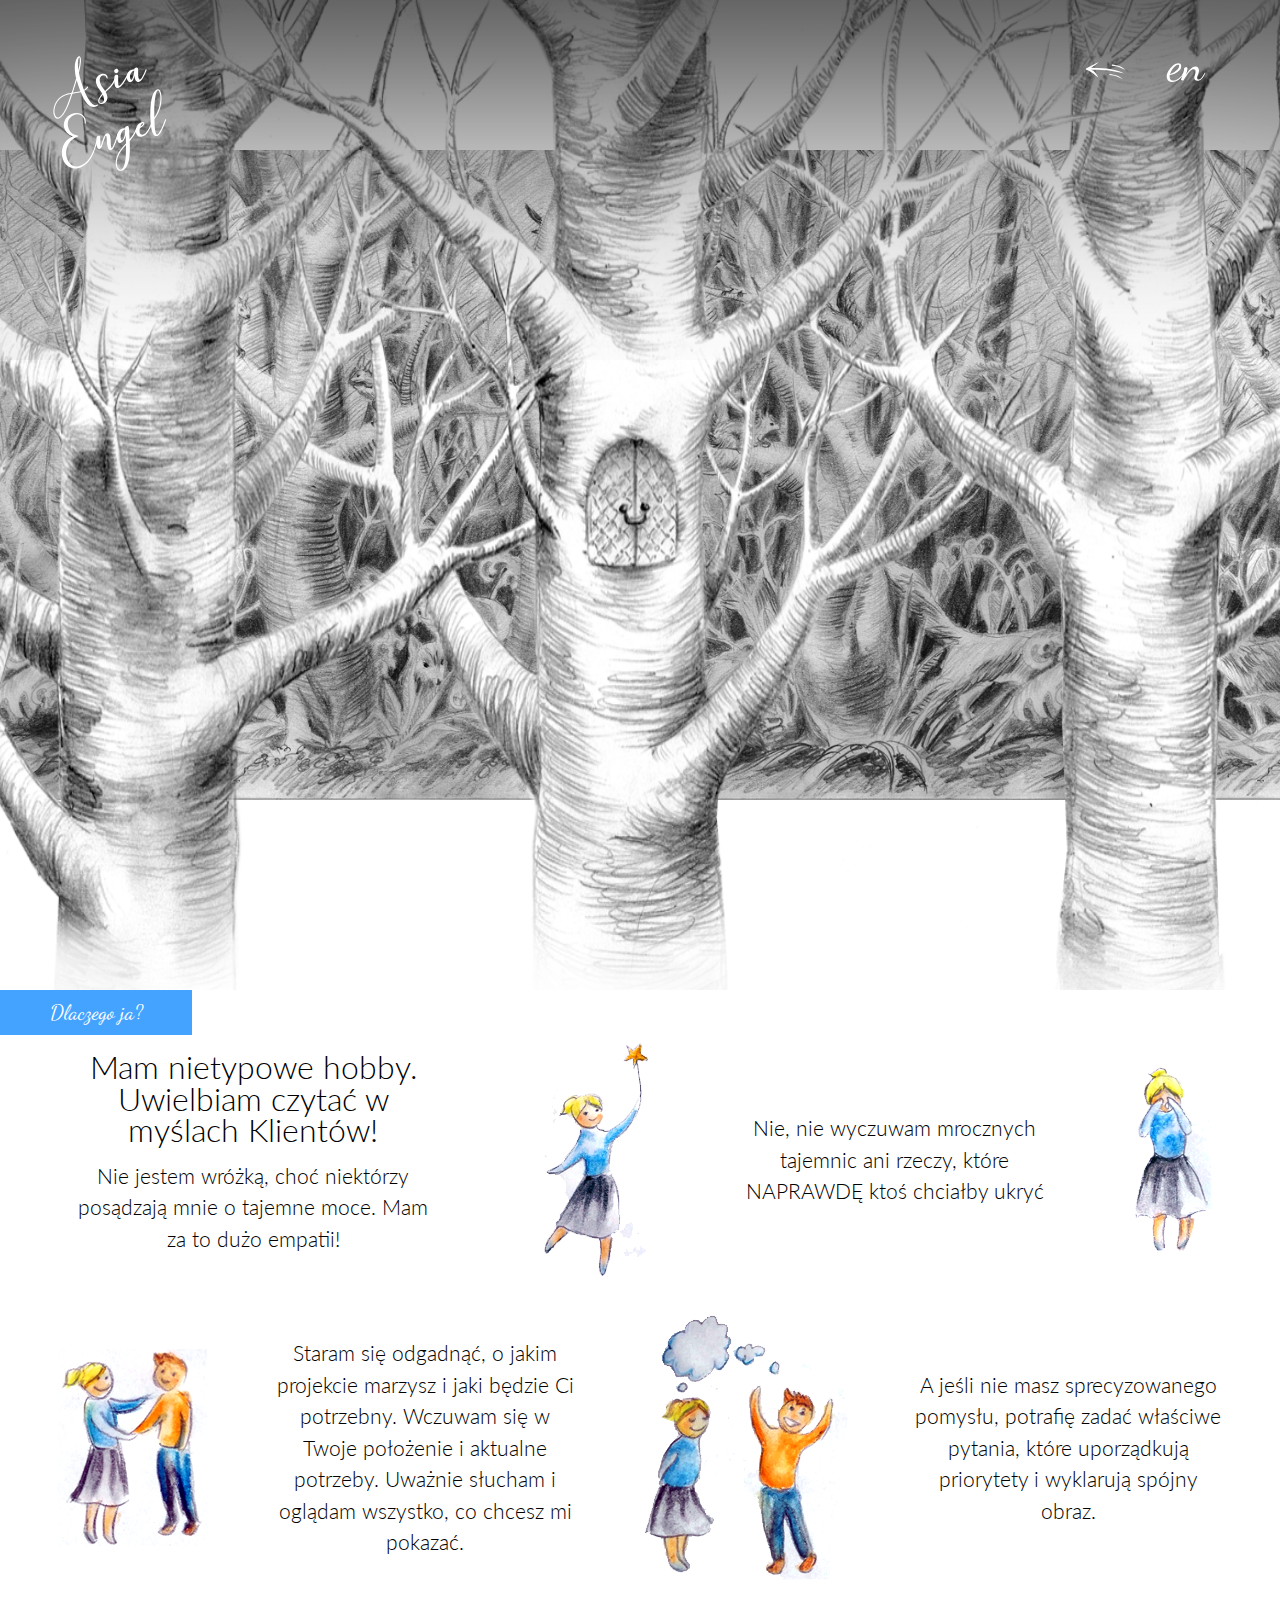
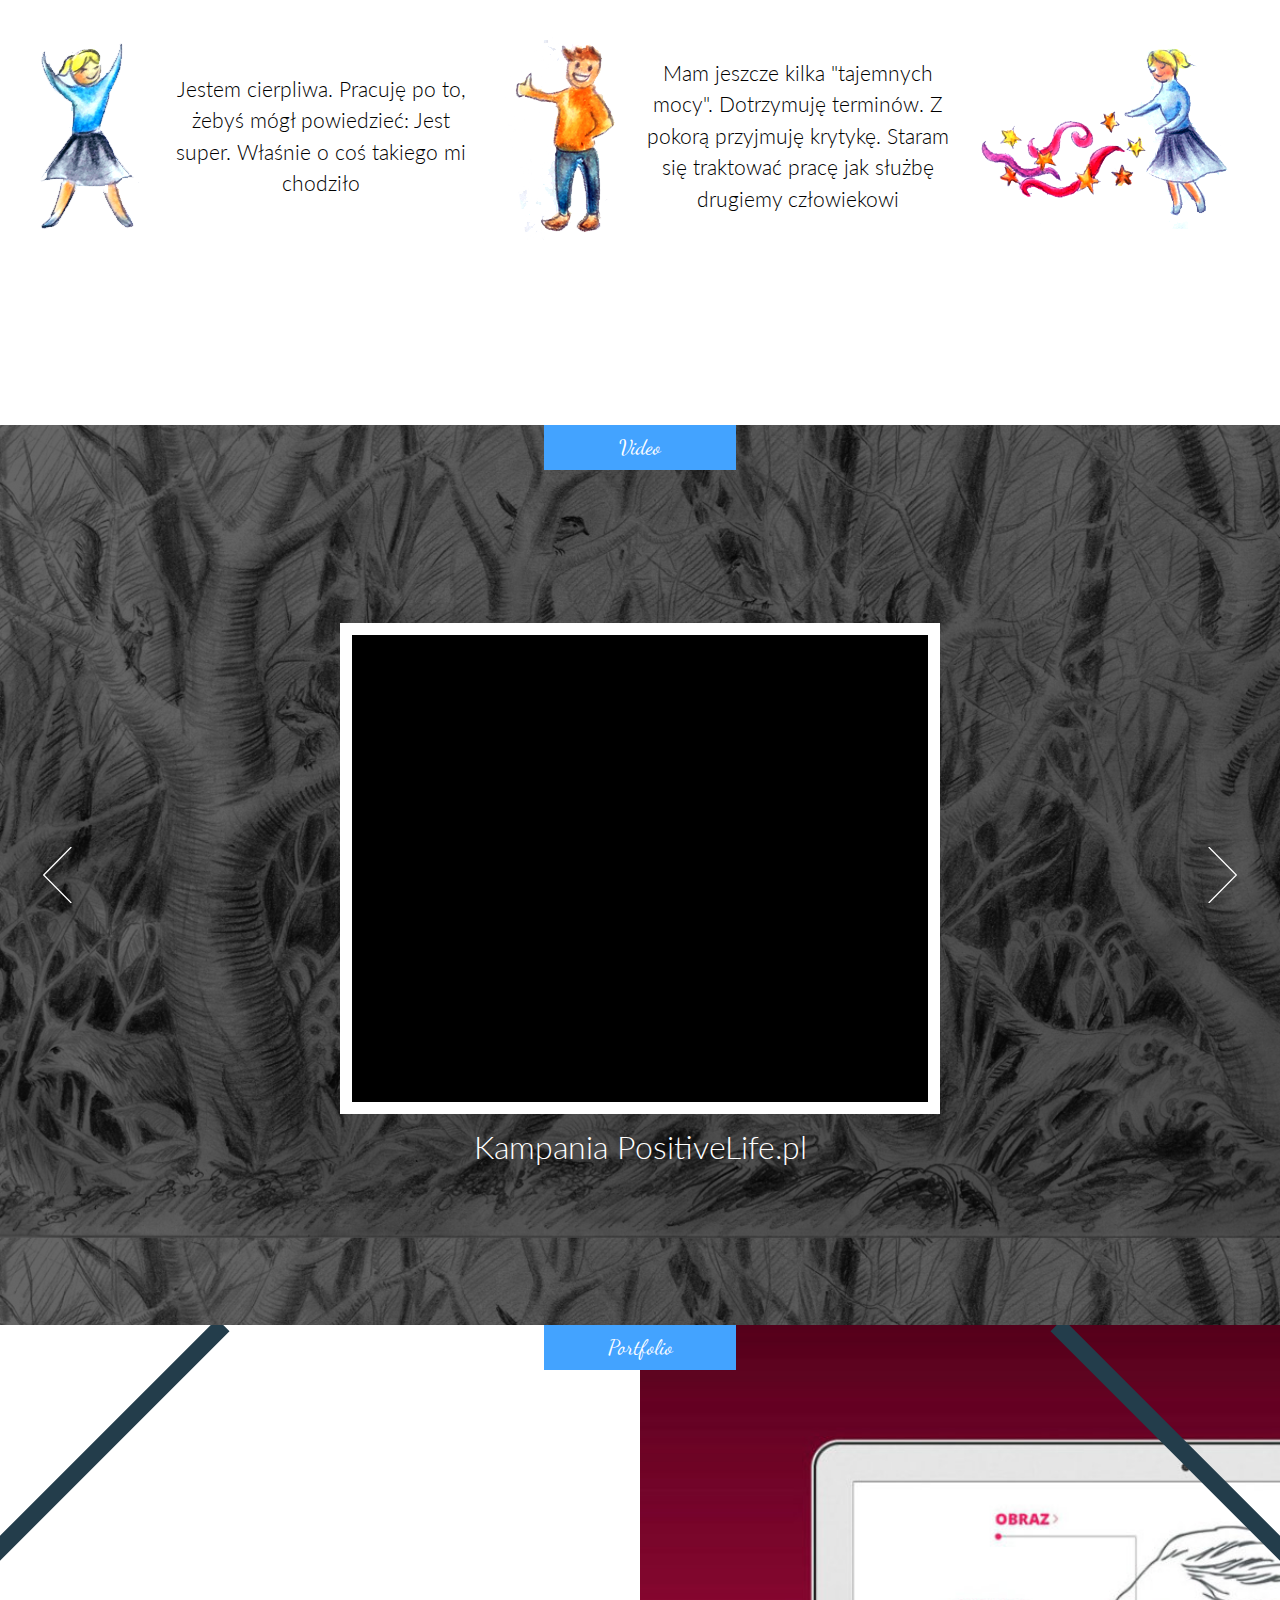
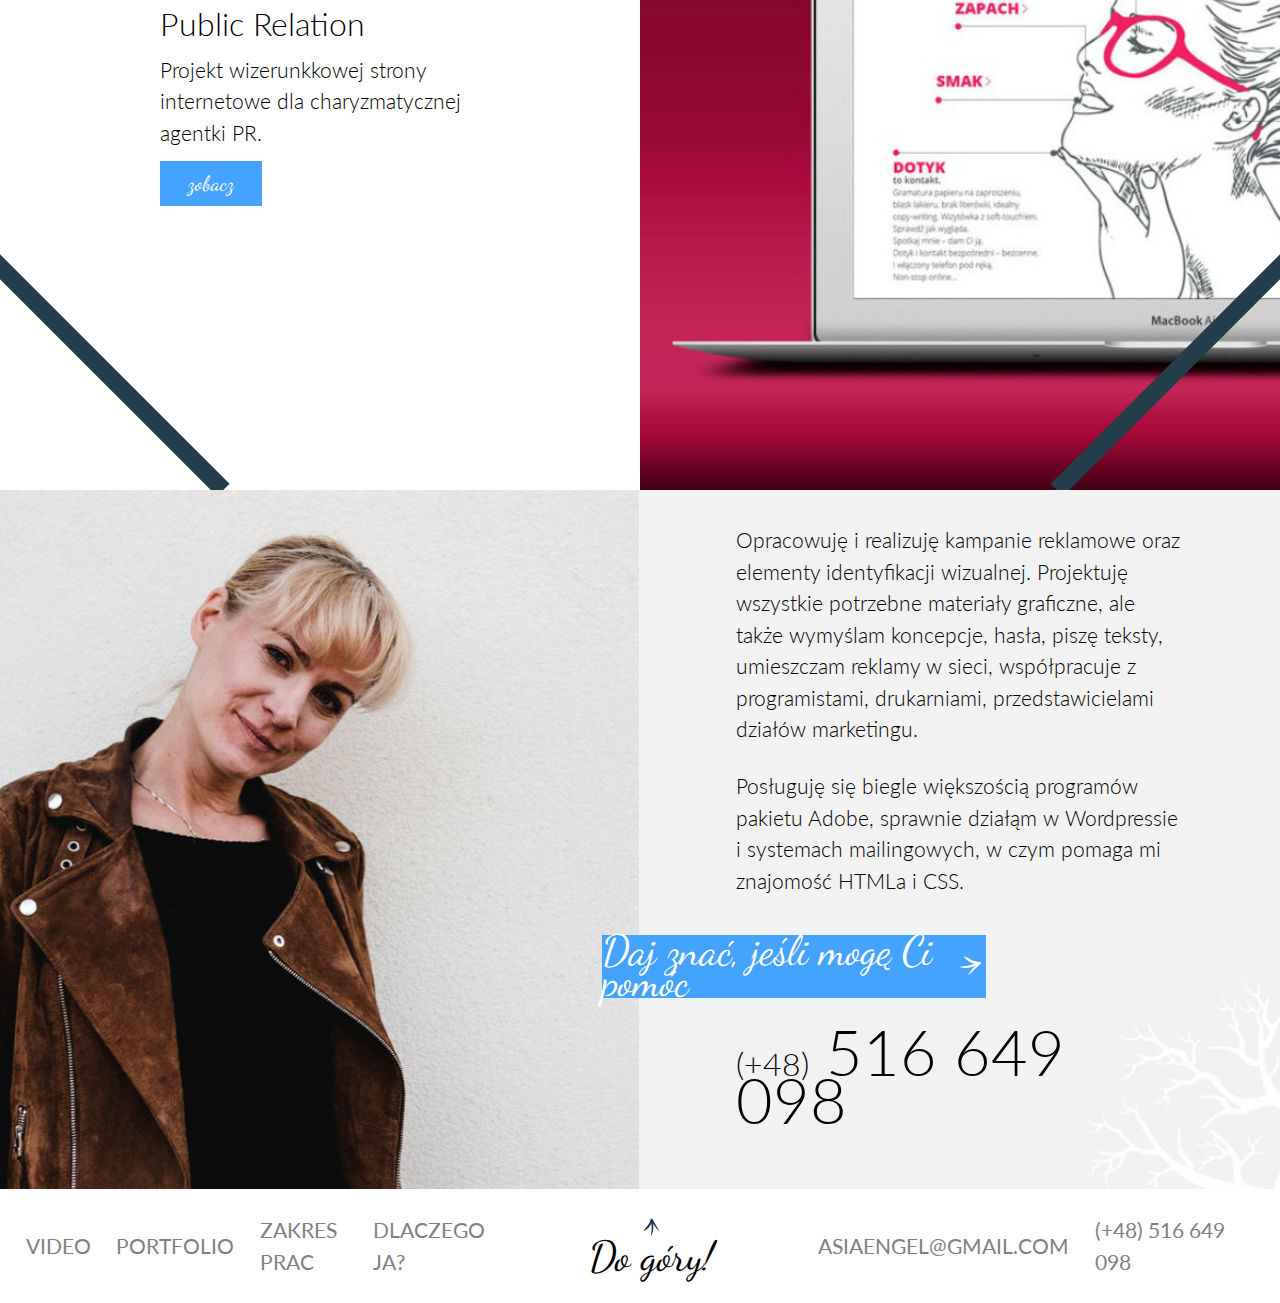
<file: index.html>
<!DOCTYPE html>
<html lang="pl-PL">
<head>
    <title>Asia Engel - Grafika</title> 

    <meta charset="UTF-8">
    <meta name="Description" lang="pl-PL" content="Opracowuję i realizuję kampanie reklamowe oraz elementy identyfikacji wizualnej. Projektuję wszystkie potrzebne materiały graficzne, ale także wymyślam koncepcje, hasła, piszę teksty, umieszczam reklamy w sieci, współpracuję z informatykami, drukarniami, przedstawicielami działów marketingu.">
    <meta name="Description" lang="en_US" content="I specialize in designing and implementing publicity campaigns and all elements of corporate identity including graphic materials, unique concepts, texts and slogans. ">
    <meta name="keywords" content="Joanna Engel, Asia Engel, Grafika, Design">
    <meta name="author" content="Joanna Engel, Klaudia Wójciak">
    <meta name="viewport" content="width=device-width, initial-scale=1.0">

    <link href="https://fonts.googleapis.com/css?family=Dancing+Script|Lato:300,400,700" rel="stylesheet">
    <link href="css/reset.css" type="text/css" rel="stylesheet">
    <link href="css/main.css" type="text/css" rel="stylesheet">

    <script
        src="https://code.jquery.com/jquery-3.3.1.min.js"
        integrity="sha256-FgpCb/KJQlLNfOu91ta32o/NMZxltwRo8QtmkMRdAu8="
        crossorigin="anonymous">
    </script>

</head>

<body>
    <nav class="side-navigation nav-elem" id="menu-navigation">
        <div class="side-navigation container">
            <a class="close-button" href="javascript:void(0)" onclick="closeMenu()">&times;</a>
            <a href="#dlaczego-ja-anchor" >Dlaczego ja?</a>
            <a href="#video-anchor">Video</a>
            <a href="#portfolio-anchor">Portfolio</a>
            <a href="#zakres-prac-anchor">Zakres Prac</a>
        </div>
    </nav>

    <header id="do-gory">
        <h1 class="display-none">Joanna Engel - Grafika</h1>
        <div class="paralax">
            <div class="trees-background" data-speed="0.015" data-revert="true"></div>
            <div class="trees" data-speed="0.025">
                <div class="follow shadow-hover shadow-outer">
                    <a href="#portfolio-anchor">
                        <div class="shadow-hover shadow-inner"></div>
                    </a>
                </div>
            </div>
        </div>
        <div class="top-bar home">
            <a href="index.html"><img class="logo" src="img/logo.svg" alt="Asia Engel - Grafika"></a>
            <a><img class="en" src="img/en.svg" alt="English"></a>
            <a><img class="menu" onclick="openMenu()" src="img/menu.svg" alt="Menu"></a>
        </div>
    </header>

    <section id="dlaczego-ja-anchor" class="dlaczego-ja">

        <h2>Dlaczego ja?</h2>
        <div class="dlaczego-ja-container">
            <div class="dlaczego-ja-wrapper">
                <div class="dlaczego-ja-pierwsze">
                    <h3>Mam nietypowe hobby. Uwielbiam czytać w myślach Klientów!</h3>
                    <p>Nie jestem wróżką, choć niektórzy posądzają mnie o tajemne moce. Mam za to dużo empatii!</p>
                </div>
                <img src="img/czytam_w_myslach_klientow.png" alt="Czytam w myślach klientów">
                <p class="dlaczego-ja-paragraph">Nie, nie wyczuwam mrocznych tajemnic ani rzeczy, które NAPRAWDĘ ktoś chciałby ukryć</p>
                <img src="img/cenie_prywatnosc.png" alt="Cenię prywatność klienta" >
            </div>
            <div class="dlaczego-ja-wrapper">
                <img src="img/wczuwam_sie_w_klienta.png" alt="Wczuwam się w klienta">
                <p class="dlaczego-ja-paragraph">Staram się odgadnąć, o jakim projekcie marzysz i jaki będzie Ci potrzebny. Wczuwam się w Twoje położenie i aktualne potrzeby. Uważnie słucham i oglądam wszystko, co chcesz mi pokazać.</p>
                <img src="img/rozmawiam_z_klientem.png" alt="Wykonam projekt, o którym marzysz">
                <p class="dlaczego-ja-paragraph">A jeśli nie masz sprecyzowanego pomysłu, potrafię zadać właściwe pytania, które uporządkują priorytety i wyklarują spójny obraz.</p>
            </div>
            <div class="dlaczego-ja-wrapper">
                <img src="img/jestem_cierpliwa.png" alt="Cierpliwie słucham klienta">
                <p class="dlaczego-ja-paragraph">Jestem cierpliwa. Pracuję po to, żebyś mógł powiedzieć: Jest super. Właśnie o coś takiego mi chodziło</p>
                <img src="img/zadowolony_klient.png" alt="Zależy mi na zadowoleniu klienta">
                <p class="dlaczego-ja-paragraph">Mam jeszcze kilka "tajemnych mocy". Dotrzymuję terminów. Z pokorą przyjmuję krytykę. Staram się traktować pracę jak służbę drugiemy człowiekowi</p>
                <img src="img/sluze_pomoca.png" alt="Traktuję pracę jak służbę drugiemu człowiekowi">
            </div>
        </div>

    </section>

    <section id="video-anchor" class="video">
        <h2>Video</h2>
        <div class="video-container">
            <div class="video-arrows left"  onclick="plusDivs(-1)"><img src="img/lewa-biel.svg" alt="Poprzednie video"></div>
            <div class="mySlides video-iframe">
                <iframe class="iframe-inner" width="100%" height="100%" src="https://www.youtube-nocookie.com/embed/xfrl2xzwljY?rel=0&amp;controls=1&amp;showinfo=0" frameborder="0" allow="autoplay; encrypted-media" allowfullscreen></iframe> 
                <h3 class="video-description">Kampania PositiveLife.pl</h3>  
            </div>
            <div class="mySlides video-iframe">
                <iframe class="iframe-inner" width="100%" height="100%" src="https://www.youtube.com/embed/JE8MfC96PYY?rel=0&amp;showinfo=0" frameborder="0" allow="autoplay; encrypted-media" allowfullscreen></iframe> 
                <h3 class="video-description">Kampania ZrelaksowanaMama.pl</h3>  
            </div>
            <div class="video-arrows right" onclick="plusDivs(+1)"><img src="img/prawa-biel.svg" alt="Następne video"></div>    
        </div>
    </section>

    <section id="portfolio-anchor" class="portfolio">

        <h2>Portfolio</h2>
        
        <div class="left-nav-portfolio"><img src="img/lewa-grafit.svg" alt="Poprzedni projekt"></div>
        <div class="right-nav-portfolio"><img src="img/prawa-grafit.svg" alt="Następny projekt"></div>
        <section class="slide-portfolio">
            <div class="portfolio-text">
                <div>
                    <h3>Public Relation</h3>
                    <p>Projekt wizerunkkowej strony internetowe dla charyzmatycznej agentki PR.</p>
                    <button>zobacz</button>
                </div>
            </div>
            <div class="portfolio-image">
                <img class="public-relation" src="img/portfolio-public-relation.jpg" alt="Projekt - Public Relation">
            </div>
        </section>

        <section class="slide-portfolio">
            <div class="portfolio-text">
                <div>
                    <h3>Reebok</h3>
                    <p>Materiały promocyjne dla kampaniii Be more human. Biegownik Warszawski, PUMP.</p>
                    <a class="portfolio-link" href="../Projekt-Asi/portfolio/reebok.html"><button>zobacz</button></a>
                </div>
            </div>
            <div class="portfolio-image">
                <img src="img/portfolio-reebok.jpg" alt="Reebok - Biegownik">
            </div>
        </section>

        <section class="slide-portfolio">
            <div class="portfolio-text">
                <div>
                    <h3>Dove</h3>
                    <p>Materiały promujące nowe linie produktów. Prezentacje, zaproszenia, materiały prasowe, płyty CD.</p>
                    <a class="portfolio-link" href="../Projekt-Asi/portfolio/dove.html"><button>zobacz</button></a>
                </div>
            </div>
            <div class="portfolio-image">
                <img src="img/portfolio-dove.jpg" alt="Materiały promujące Dove">
            </div>
        </section>

        <section class="slide-portfolio">
            <div class="portfolio-text">
                <div>
                    <h3>Radox</h3>
                    <p>Materiały promujące wejście marki na polski rynek.</p>
                    <a class="portfolio-link" href="../Projekt-Asi/portfolio/radox.html"><button>zobacz</button></a>
                </div>
            </div>
            <div class="portfolio-image">
                <img src="img/portfolio-radox.jpg" alt="Materiały promujące Radox">
            </div>
        </section>

        <section class="slide-portfolio">
            <div class="portfolio-text">
                <div>
                    <h3>Miasto Dzieci</h3>
                    <p>Rebranding portalu. Materiały promocyjne. Elementy identyfikacji wizualnej.</p>
                    <a class="portfolio-link" href="../Projekt-Asi/portfolio/miasto-dzieci.html"><button>zobacz</button></a>
                </div>
            </div>
            <div class="portfolio-image">
                <img src="img/portfolio-miasto-dzieci.jpg" alt="Rebranding Miasto Dzieci">
            </div>
        </section>

        <section class="slide-portfolio">
            <div class="portfolio-text">
                <div>
                    <h3>Lierac</h3>
                    <p>Materiały związane z promocją nowych linii produktów: Magnificence, Liftissime, Prescription.</p>
                    <a class="portfolio-link" href="../Projekt-Asi/portfolio/lierac.html"><button>zobacz</button></a>
                </div>
            </div>
            <div class="portfolio-image">
                <img src="img/portfolio-lierac.jpg" alt="Materiały promujące Lierac">
            </div>
        </section>

        <section class="slide-portfolio">
            <div class="portfolio-text">
                <div>
                    <h3>Lato Mindfulness</h3>
                    <p>Wakacyjna kampania promocyjna programu Strefa Mindfulness. Reklamy video na FB, mailing, banery, YT, strona internetowa</p>
                    <a href="../Projekt-Asi/portfolio/lato-mindfulness.html"><button>zobacz</button></a>
                </div>
            </div>
            <div class="portfolio-image">
                <img src="img/portfolio-lato-mindfulness.jpg" alt="Kampania Lato Mindfulness">
            </div>
        </section>

    </section>

    <footer id="zakres-prac-anchor">

        <h2 class="display-none">Zakres prac</h2>

        <div class="zakres-prac-image container">
            <img class="zakres-prac-image inner" src="img/joanna_engel.jpg" alt="Joanna Engel - Kontakt">
        </div>
        <div class="zakres-prac-text container">
            <div class="zakres-prac-text paragraph-container">
                <p class="zakres-prac-text paragraph">Opracowuję i realizuję kampanie reklamowe oraz elementy identyfikacji wizualnej. Projektuję wszystkie potrzebne materiały graficzne, ale także wymyślam koncepcje, hasła, piszę teksty, umieszczam reklamy w sieci, współpracuje z programistami, drukarniami, przedstawicielami działów marketingu.</p>
                <p class="zakres-prac-text paragraph">Posługuję się biegle większością programów pakietu Adobe, sprawnie działąm w Wordpressie i systemach mailingowych, w czym pomaga mi znajomość HTMLa i CSS.</p>
            </div>    
            <a href="mailto:asiaengel@gmail.com" class="daj-znac-banner">Daj znać, jeśli mogę Ci pomóc<img src="img/arrow_white.svg" alt="Daj znać"></a>
            <h4 itemprop="telephone"><a class="telephone-number" href="tel:+48516649098"><span class="prefix">(+48)</span> 516 649 098</a></h4>
        </div>
        
    </footer>

    <nav>
        <div class="navigation-bottom">
            <a href="#video-anchor">VIDEO</a>
            <a href="#portfolio-anchor">PORTFOLIO</a>
            <a href="#zakres-prac-anchor">ZAKRES PRAC</a>
            <a href="#dlaczego-ja-anchor">DLACZEGO JA?</a>
        </div>        
        <div class="up">
            <img class="up-arrow" src="img/arrow_black.svg" alt="Do góry">
            <a class="up-text" href="#do-gory">Do góry!</a>
        </div>
        <div class="contact-bottom container">
            <a class="email-adress" href="mailto:asiaengel@gmail.com">ASIAENGEL@GMAIL.COM</a>
            <a class="telephone" href="tel:+48516649098">(+48) 516 649 098</a>
        </div>
    </nav>

    <script src="js/menu_navigation.js"></script>
    <script src="js/smooth-scroll-anchors.js"></script>
    <script src="js/parallax.js"></script>
    <script src="js/slider-video.js"></script>
    <script src="js/slider-portfolio-v2.js"></script>
</body>
</html>
</file>
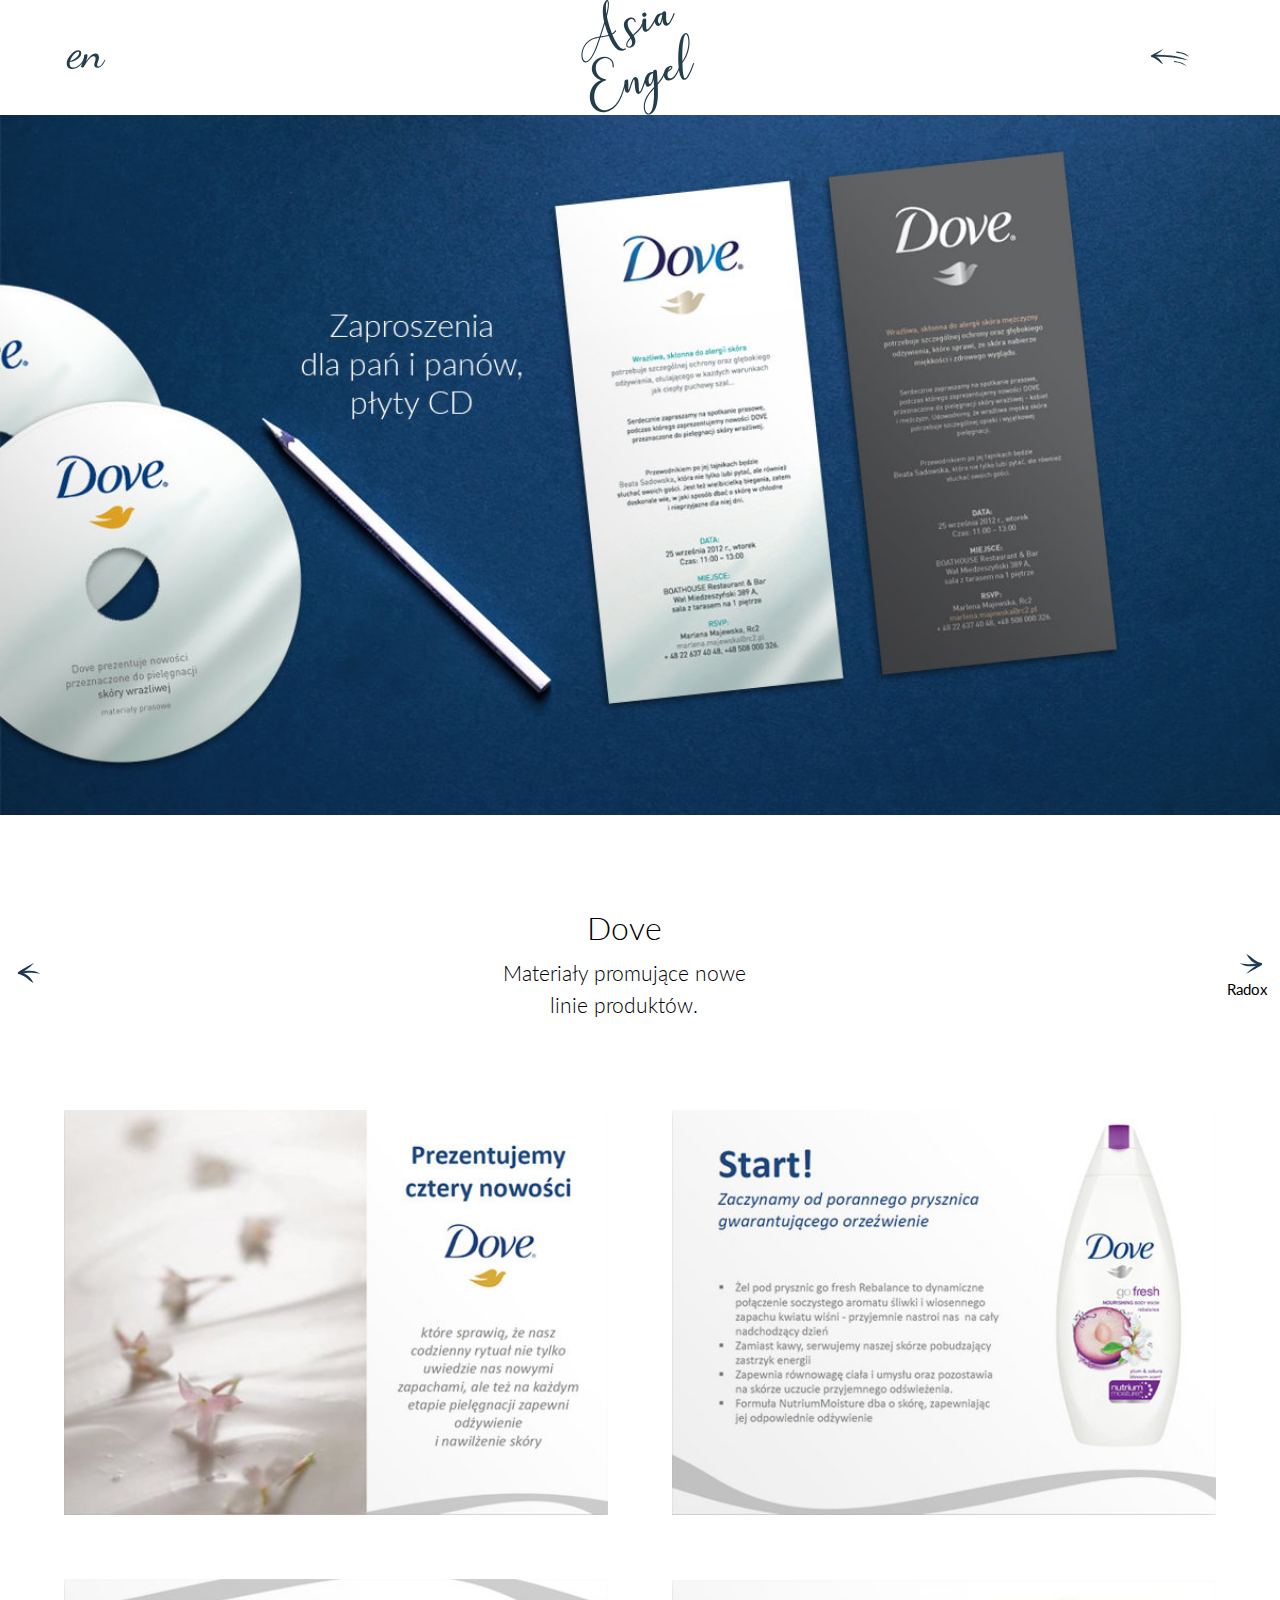
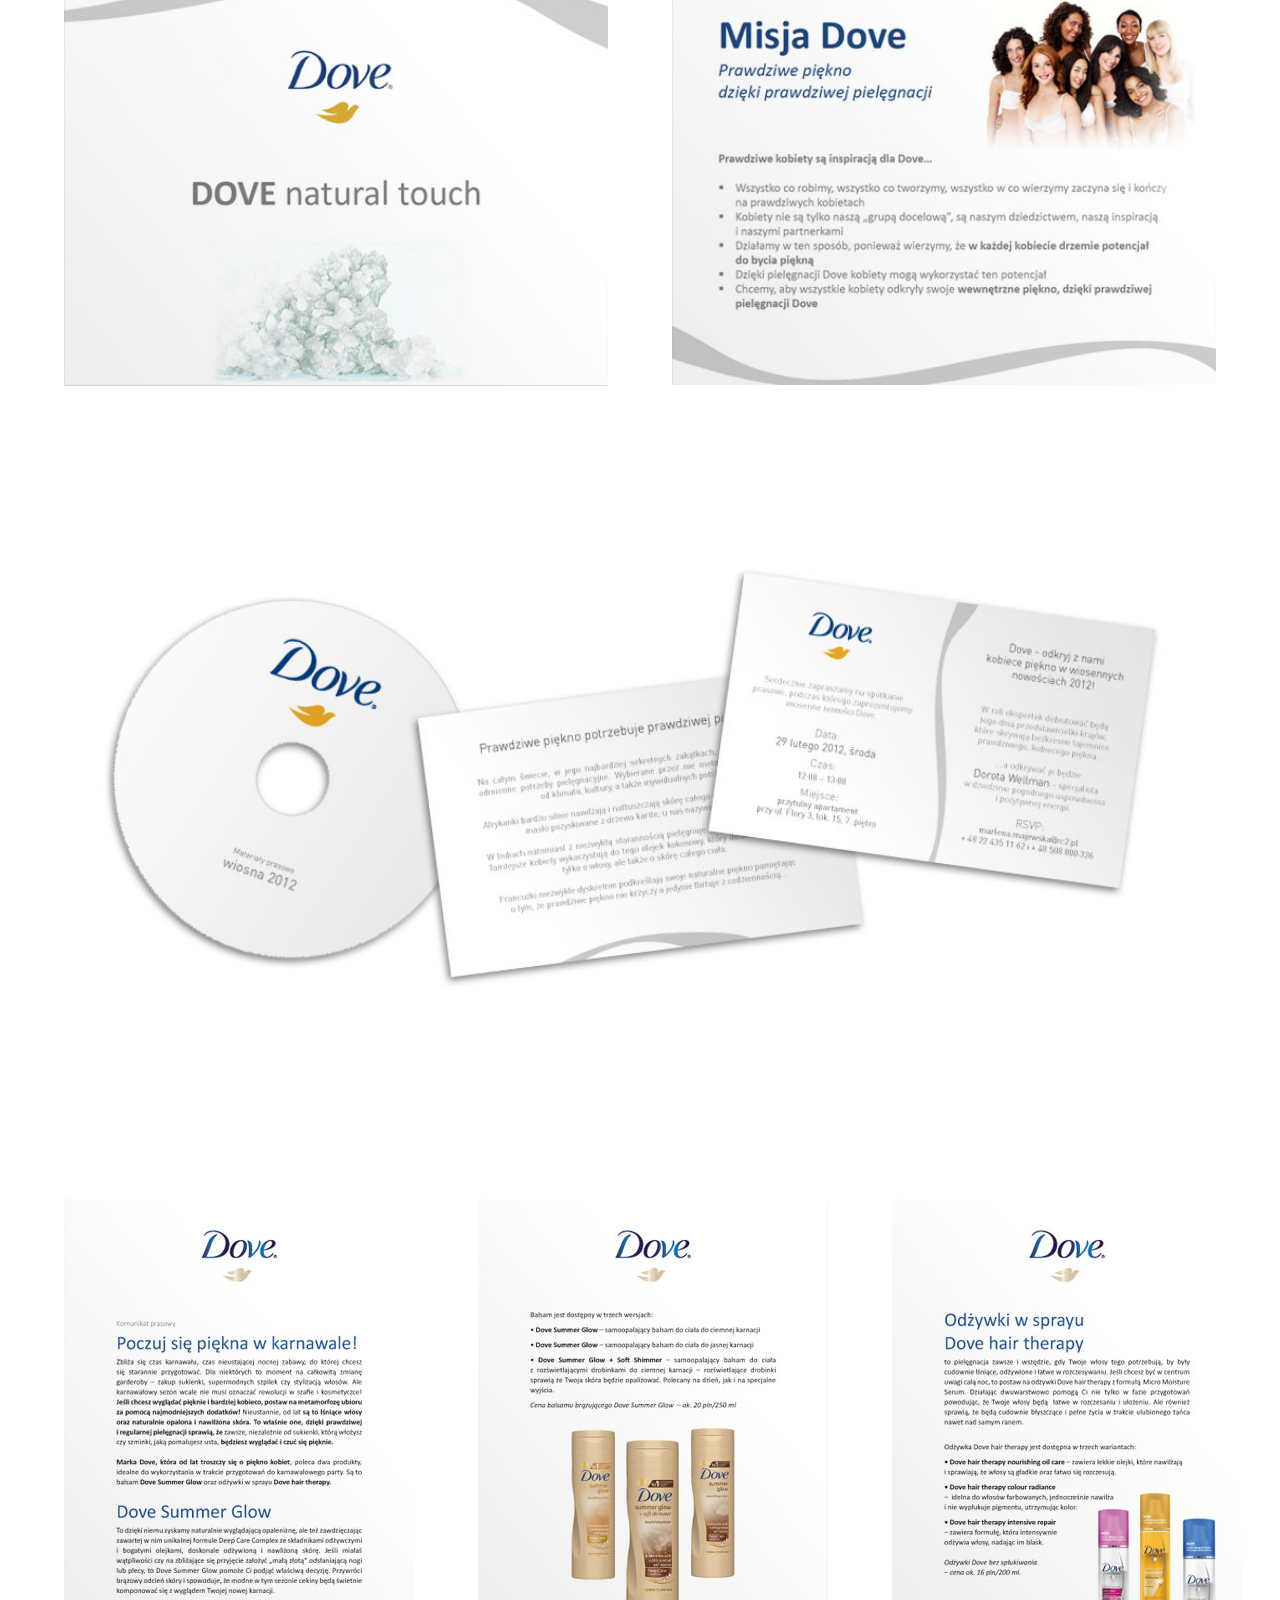
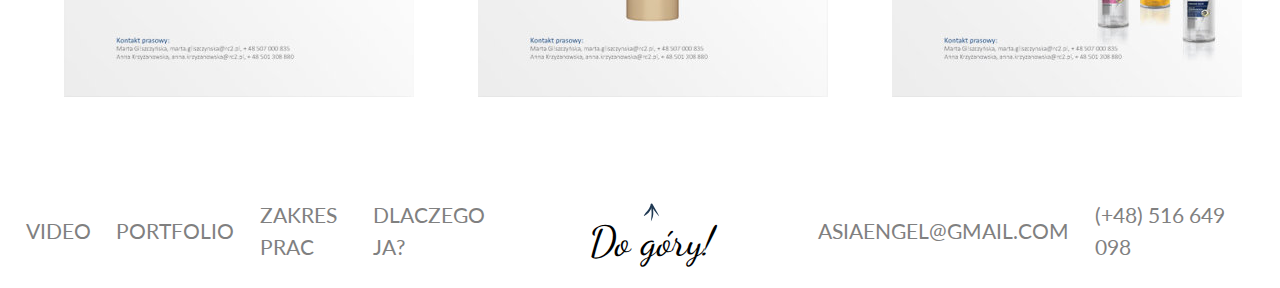
<file: portfolio/dove.html>
<!DOCTYPE html>
<html lang="pl-PL">
<head>
    <title>Asia Engel - Grafika</title> 

    <meta charset="UTF-8">
    <meta name="Description" lang="pl-PL" content="Opracowuję i realizuję kampanie reklamowe oraz elementy identyfikacji wizualnej. Projektuję wszystkie potrzebne materiały graficzne, ale także wymyślam koncepcje, hasła, piszę teksty, umieszczam reklamy w sieci, współpracuję z informatykami, drukarniami, przedstawicielami działów marketingu.">
    <meta name="Description" lang="en_US" content="I specialize in designing and implementing publicity campaigns and all elements of corporate identity including graphic materials, unique concepts, texts and slogans. ">
    <meta name="keywords" content="Joanna Engel, Asia Engel, Grafika, Design">
    <meta name="author" content="Joanna Engel, Klaudia Wójciak">
    <meta name="viewport" content="width=device-width, initial-scale=1.0">

    <link href="https://fonts.googleapis.com/css?family=Dancing+Script|Lato:300,400,700" rel="stylesheet">
    <link href="../css/reset.css" type="text/css" rel="stylesheet">
    <link href="../css/portfolio/dove.css" type="text/css" rel="stylesheet">

    <script
        src="https://code.jquery.com/jquery-3.3.1.min.js"
        integrity="sha256-FgpCb/KJQlLNfOu91ta32o/NMZxltwRo8QtmkMRdAu8="
        crossorigin="anonymous">
    </script>

</head>

<body>
    <nav class="side-navigation nav-elem" id="menu-navigation">
        <div  class="side-navigation container">
            <a href="javascript:void(0)" class="close-button" onclick="closeMenu()">&times;</a>
            <a href="../index.html#dlaczego-ja-anchor" >Dlaczego ja?</a>
            <a href="../index.html#video-anchor">Video</a>
            <a href="../index.html#portfolio-anchor">Portfolio</a>
            <a href="../index.html#zakres-prac-anchor">Zakres Prac</a>
        </div>
    </nav>
    <header class="portfolio" id="up">
        <div class="top-bar portfolio">
            <a><img class="en" src="../img/portfolio-reebok/en-grafit.svg" alt="English"></a>
            <a href="../index.html"><h1 class="logo"><img class="logo" src="../img/portfolio-reebok/logo-grafit.svg" alt="Asia Engel - Grafika"></h1></a>
            <a><img class="menu" onclick="openMenu()" src="../img/portfolio-reebok/menu-grafit.svg" alt="Menu"></a>
        </div>
        <div class="big-image" ><img src="../img/portfolio-dove/dove-header.jpg" ></div>
    </header>

    <nav>
        <div class="top-bar portfolio project-navigation">
            <a href="../portfolio/reebok.html"  class="project-prev container"><img class="project-prev arrow" src="../img/arrow_black.svg" alt="Natępny projekt"></a>
            <div class="project-text container">
                <h3>Dove</h3>
                <p>Materiały promujące nowe linie produktów.</p>
            </div>
            <div>
                <a href="../portfolio/radox.html" class="project-next container">
                    <img class="project-next arrow" src="../img/arrow_black.svg" alt="Natępny projekt">
                    <span>Radox</span>
                </a>
            </div>
        </div>
    </nav>

    <section class="dove-section introduction">
        <h2 class="display-none">Materiały prezentujące nową linię produktów</h2>
        <div class="dove-container introduction">
            <img class="introduction dove-images" src="../img/portfolio-dove/dove-prezentacja.jpg" alt="Materiał prezentujący nową linię produktów Dove">
            <img class="introduction dove-images" src="../img/portfolio-dove/dove-go-fresh.jpg" alt="Materiał prezentujący nową linię produktów Dove">
        </div>
        <div class="dove-container introduction">
            <img class="introduction dove-images" src="../img/portfolio-dove/dove-natural-touch.jpg" alt="Materiał prezentujący nową linię produktów Dove">
            <img class="introduction dove-images" src="../img/portfolio-dove/dove-inspiracja.jpg" alt="Materiał prezentujący nową linię produktów Dove">
        </div>
    </section>
    <section class="dove-section press">
        <h2 class="display-none">Materiały prasowe Dove</h2>
        <div class="dove-container">
            <img class="dove-images press" src="../img/portfolio-dove/dove-materialy-prasowe.jpg" alt="Materiały prasowe Dove">
        </div>
    </section>
    <section class="dove-section">
        <h2 class="display-none">Komunikaty prasowe</h2>
        <div class="dove-container release">
            <img class="dove-images press" src="../img/portfolio-dove/dove-komunikat-prasowy1.jpg" alt="Komunikat prasowy Dove">
            <img class="dove-images press" src="../img/portfolio-dove/dove-komunikat-prasowy2.jpg" alt="Komunikat prasowy Dove">
            <img class="dove-images press" src="../img/portfolio-dove/dove-komunikat-prasowy3.jpg" alt="Komunikat prasowy Dove">
        </div>
    </section>

    <nav>
        <div class="navigation-bottom">
            <a href="../index.html#video-anchor">VIDEO</a>
            <a href="../index.html#portfolio-anchor">PORTFOLIO</a>
            <a href="../index.html#zakres-prac-anchor">ZAKRES PRAC</a>
            <a href="../index.html#dlaczego-ja-anchor">DLACZEGO JA?</a>
        </div>        
        <div class="up">
            <img class="up-arrow" src="../img/arrow_black.svg" alt="Do góry">
            <a class="up-text" href="#up">Do góry!</a>
        </div>
        <div class="contact-bottom container">
            <a class="email-adress" href="mailto:asiaengel@gmail.com">ASIAENGEL@GMAIL.COM</a>
            <a class="telephone" href="tel:+48516649098">(+48) 516 649 098</a>
        </div>
    </nav>

    <script src="../js/menu_navigation.js"></script>
    <script src="../js/smooth-scroll-anchors.js"></script>
</body>
</html>
</file>
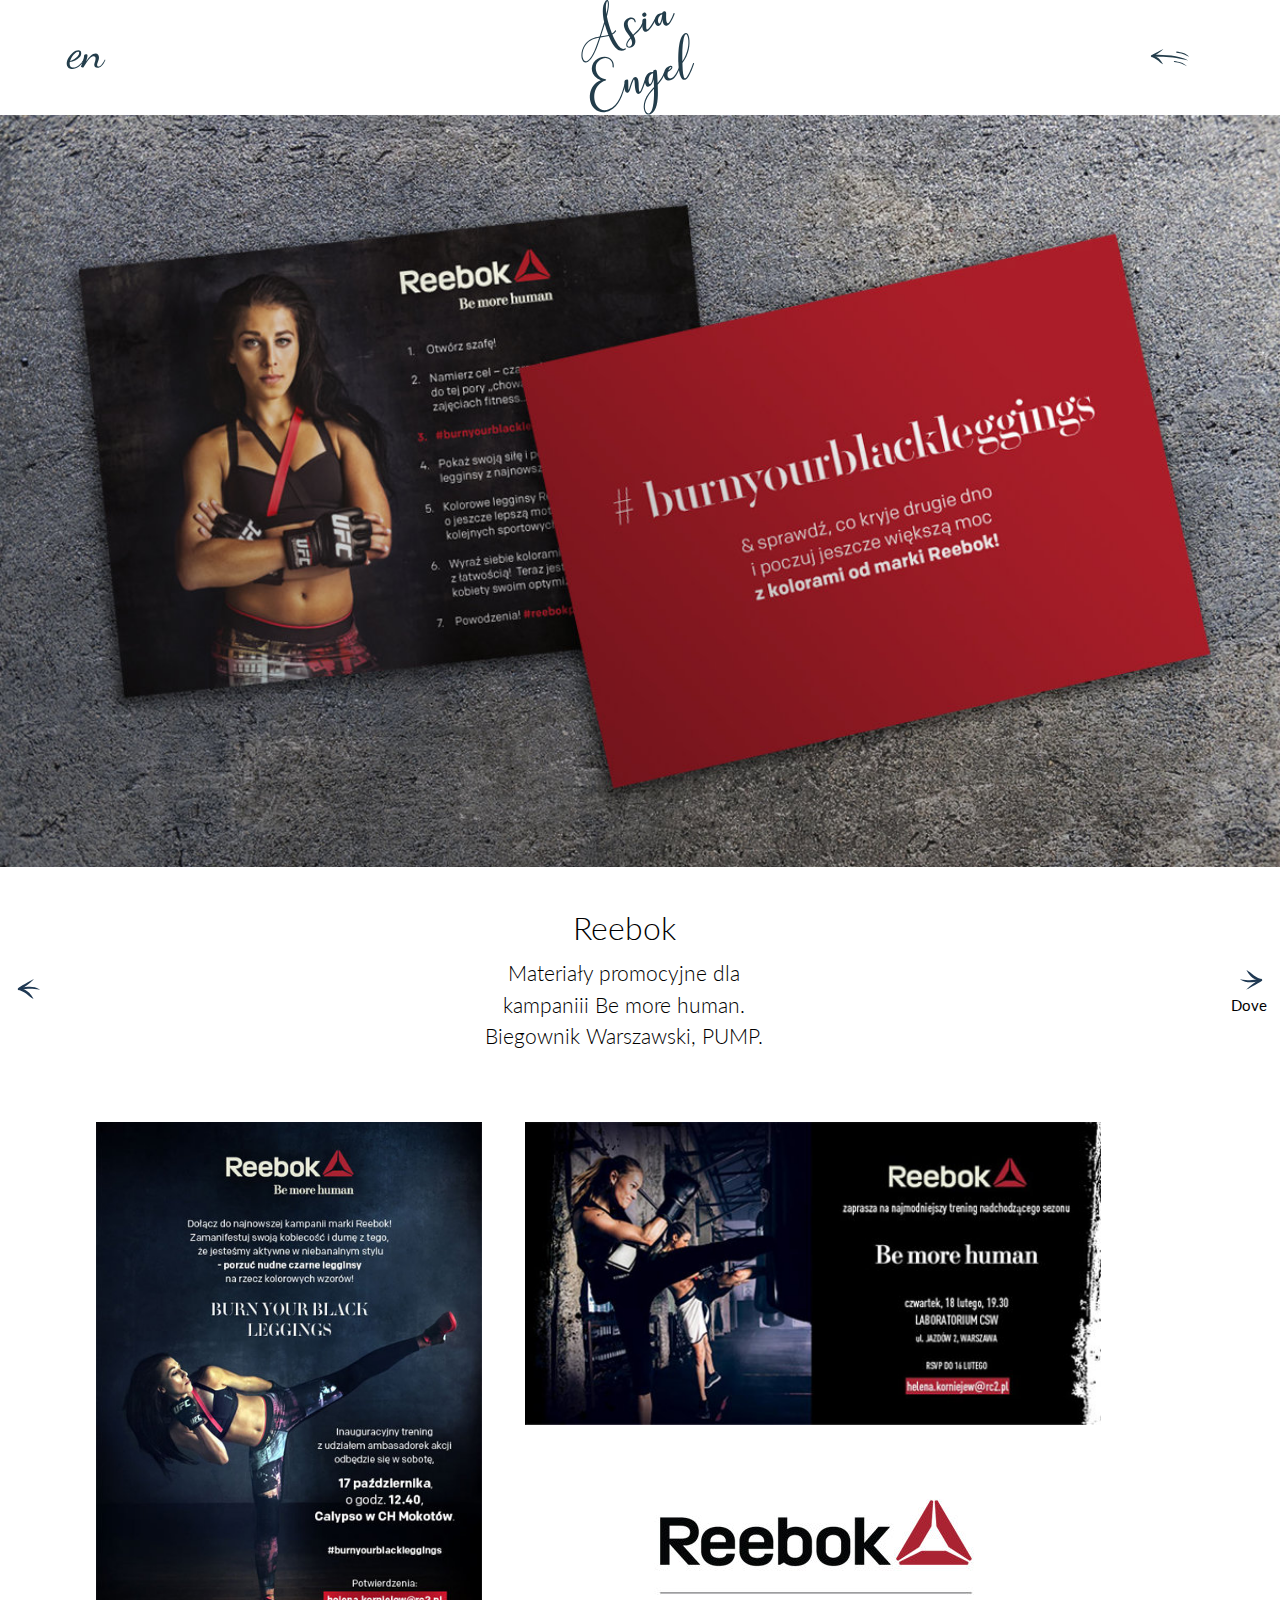
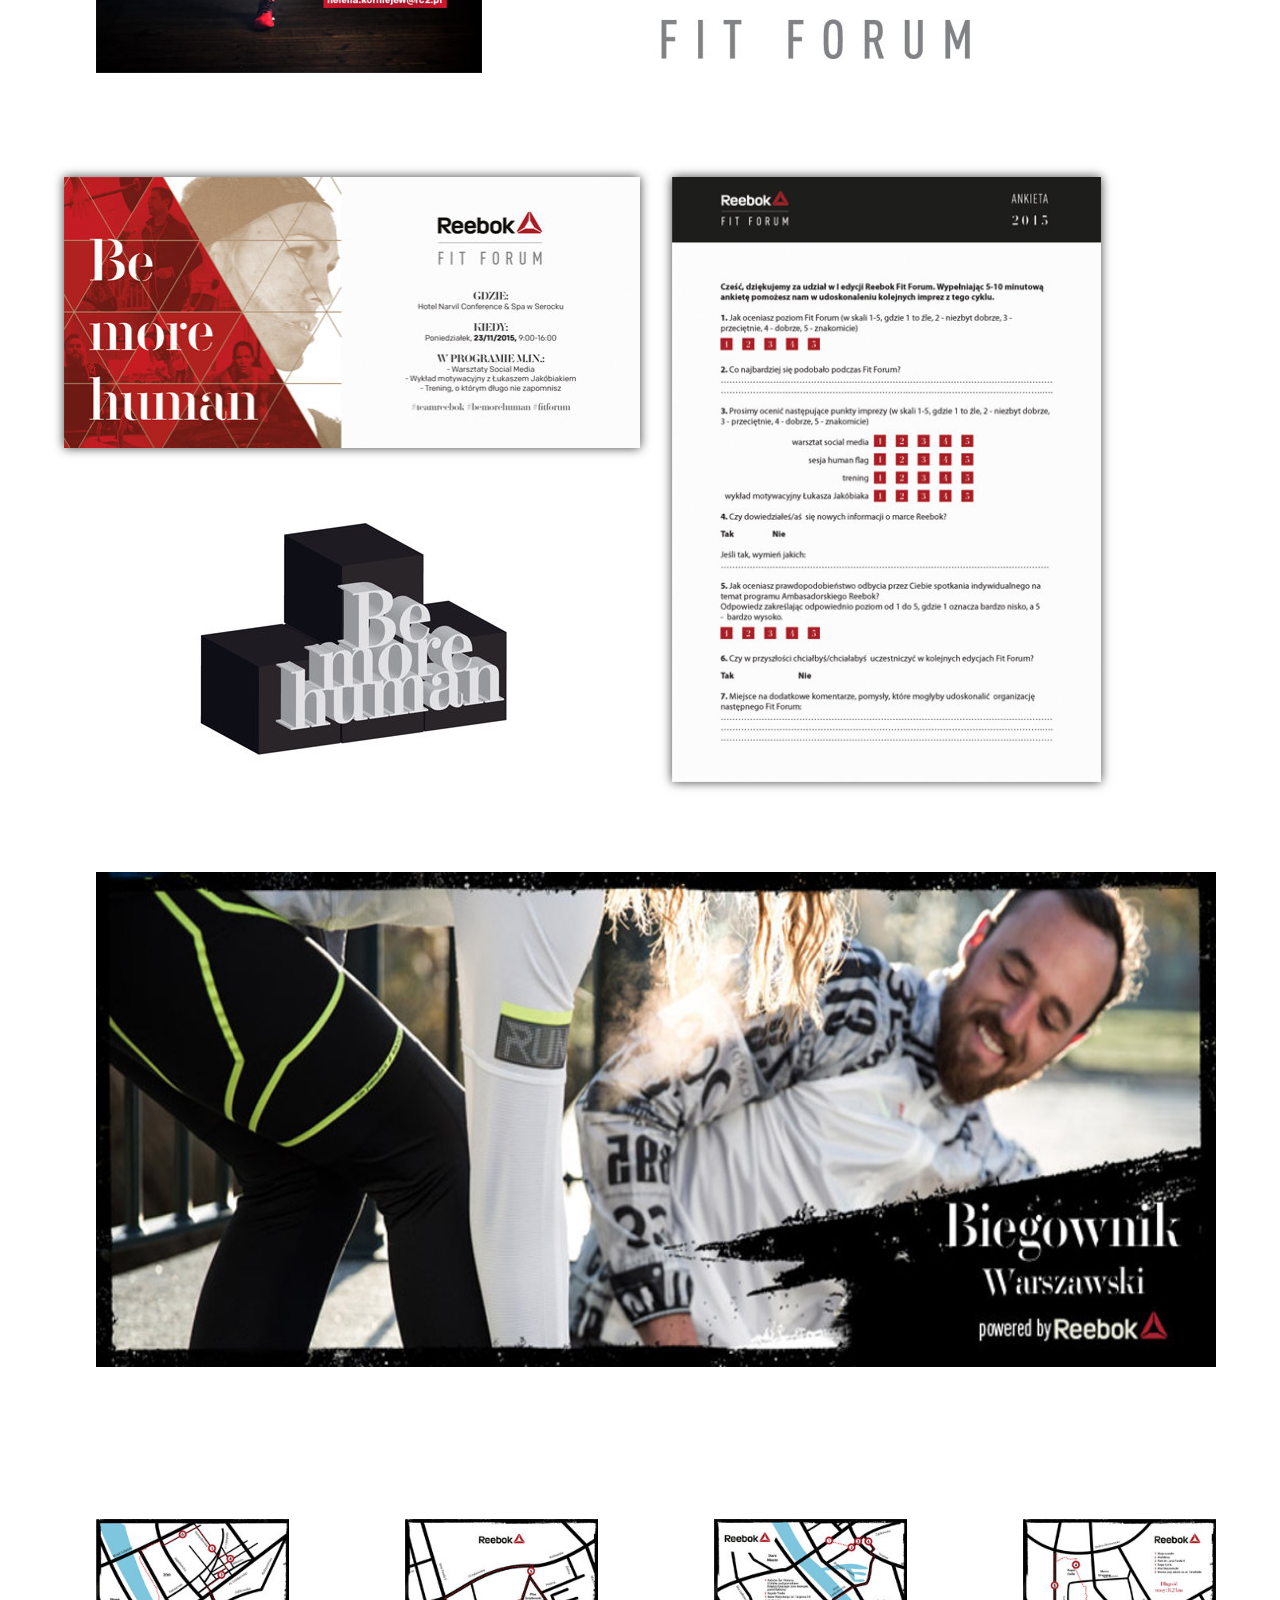
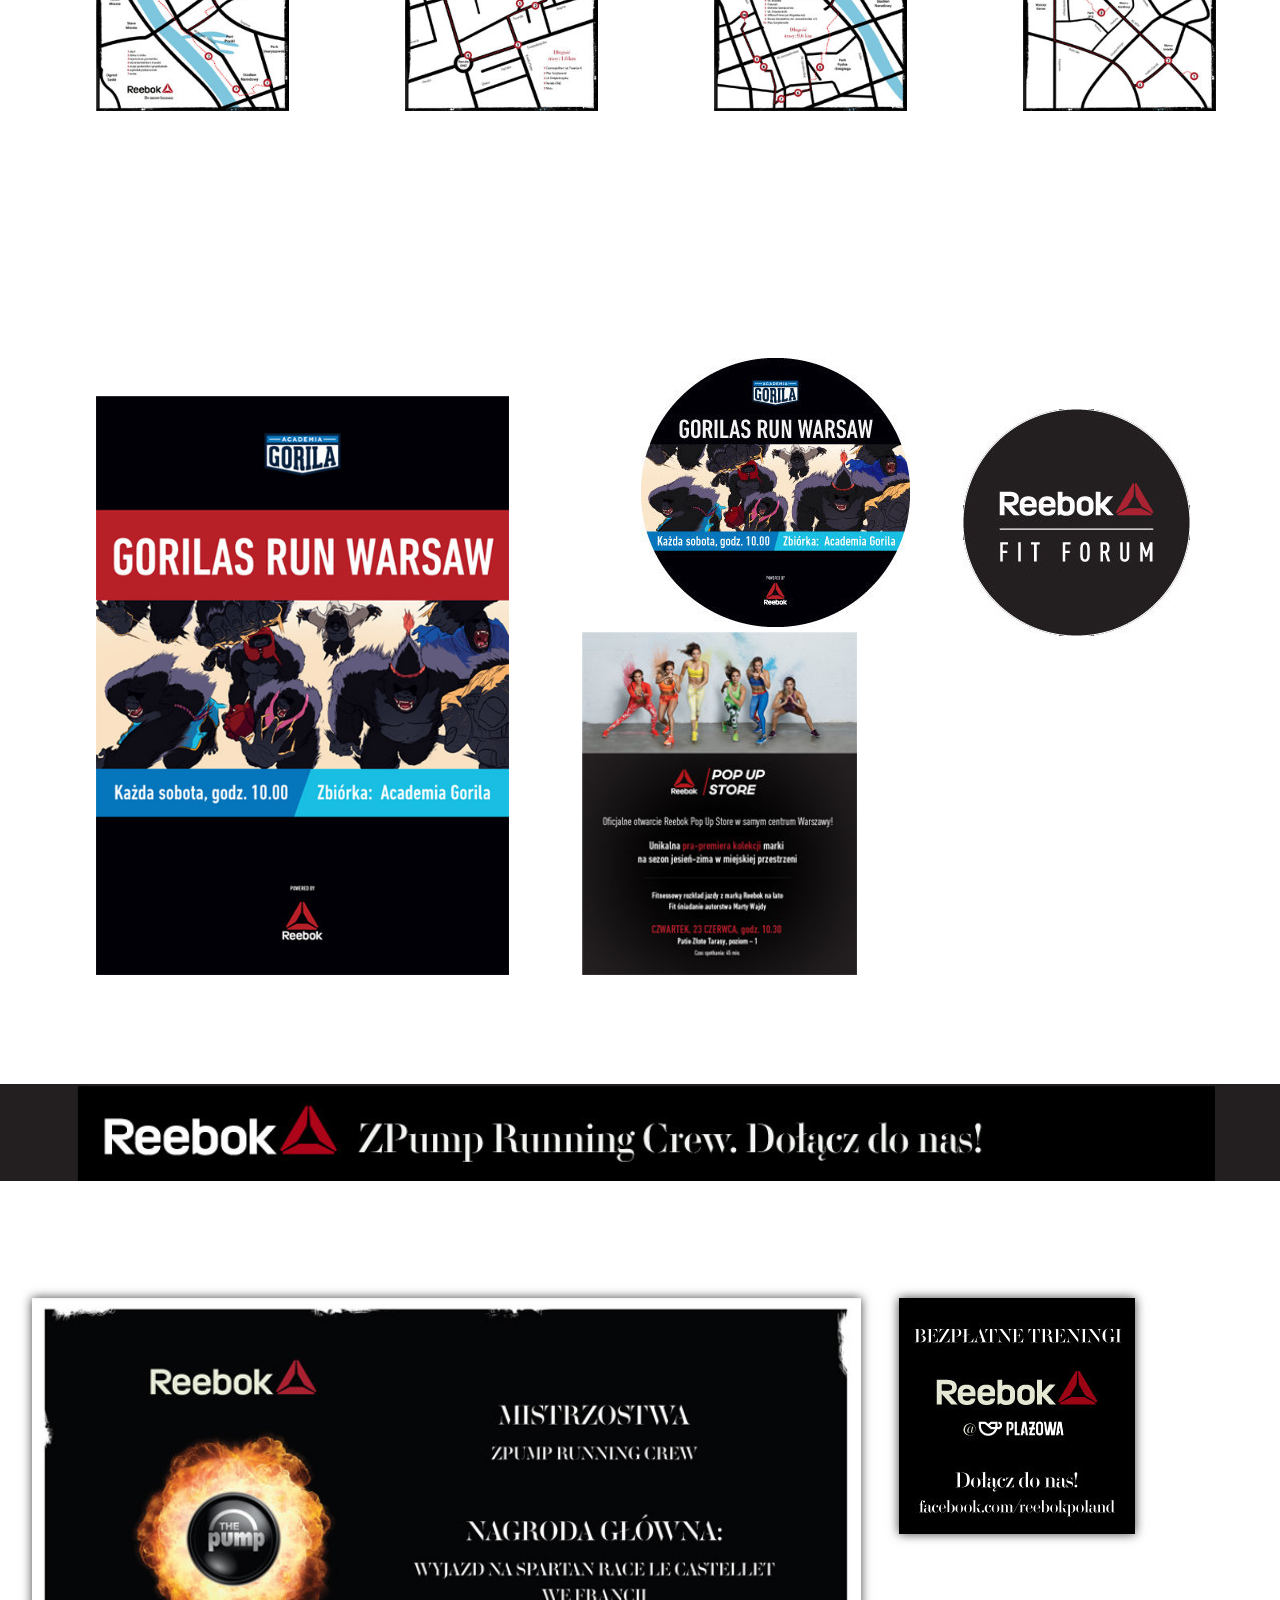
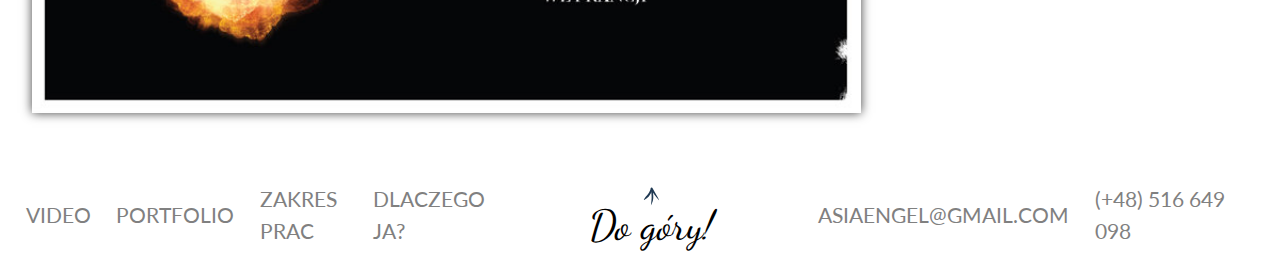
<file: portfolio/reebok.html>
<!DOCTYPE html>
<html lang="pl-PL">

<head>
    <title>Asia Engel - Grafika</title>

    <meta charset="UTF-8">
    <meta name="Description" lang="pl-PL" content="Opracowuję i realizuję kampanie reklamowe oraz elementy identyfikacji wizualnej. Projektuję wszystkie potrzebne materiały graficzne, ale także wymyślam koncepcje, hasła, piszę teksty, umieszczam reklamy w sieci, współpracuję z informatykami, drukarniami, przedstawicielami działów marketingu.">
    <meta name="Description" lang="en_US" content="I specialize in designing and implementing publicity campaigns and all elements of corporate identity including graphic materials, unique concepts, texts and slogans. ">
    <meta name="keywords" content="Joanna Engel, Asia Engel, Grafika, Design">
    <meta name="author" content="Joanna Engel, Klaudia Wójciak">
    <meta name="viewport" content="width=device-width, initial-scale=1.0">

    <link href="https://fonts.googleapis.com/css?family=Dancing+Script|Lato:300,400,700" rel="stylesheet">
    <link href="../css/reset.css" type="text/css" rel="stylesheet">
    <link href="../css/portfolio/reebok.css" type="text/css" rel="stylesheet">

    <script src="https://code.jquery.com/jquery-3.3.1.min.js" integrity="sha256-FgpCb/KJQlLNfOu91ta32o/NMZxltwRo8QtmkMRdAu8="
        crossorigin="anonymous">
    </script>

</head>

<body>
    <nav class="side-navigation nav-elem" id="menu-navigation">
        <div class="side-navigation container">
            <a href="javascript:void(0)" class="close-button" onclick="closeMenu()">&times;</a>
            <a href="../index.html#dlaczego-ja-anchor">Dlaczego ja?</a>
            <a href="../index.html#video-anchor">Video</a>
            <a href="../index.html#portfolio-anchor">Portfolio</a>
            <a href="../index.html#zakres-prac-anchor">Zakres Prac</a>
        </div>
    </nav>
    <header class="portfolio" id="up">
        <div class="top-bar portfolio">
            <a>
                <img class="en" src="../img/portfolio-reebok/en-grafit.svg" alt="English">
            </a>
            <a href="../index.html">
            <h1 class="logo">
                <img class="logo" src="../img/portfolio-reebok/logo-grafit.svg" alt="Asia Engel - Grafika">
            </h1>
            </a>
            <a>
                <img class="menu" onclick="openMenu()" src="../img/portfolio-reebok/menu-grafit.svg" alt="Menu">
            </a>
        </div>
        <div class="big-image">
            <img src="../img/portfolio-reebok/reebok-header.jpg">
        </div>
    </header>

    <nav>
        <div class="top-bar portfolio project-navigation">
            <a class="project-prev container">
                <img class="project-prev arrow" src="../img/arrow_black.svg" alt="Natępny projekt">
            </a>
            <div class="project-text container">
                <h3>Reebok</h3>
                <p>Materiały promocyjne dla kampaniii Be more human. Biegownik Warszawski, PUMP.</p>
            </div>
            <div>
                <a href="../portfolio/dove.html" class="project-next container">
                    <img class="project-next arrow" src="../img/arrow_black.svg" alt="Natępny projekt">
                    <span>Dove</span>
                </a>
            </div>
        </div>
    </nav>

    <section>
        <h3 class="display-none">Reebok - materiałły promocyjne</h3>
        <div class="project-pictures container">
            <div class="project-pictures row-grid">
                <img class="project-pictures image" src="../img/portfolio-reebok/reebok-poster.jpg" alt="Plakat Reebok">
            </div>
            <div class="project-pictures column-grid">
                <img class="project-pictures image first-in-column" src="../img/portfolio-reebok/reebok-invitation.jpg" alt="Zaproszenie Reebok">
                <img class="project-pictures image secound-in-column" src="../img/portfolio-reebok/reebok-forum-logo.jpg" alt="Logo Reebok Forum">
            </div>
        </div>
        <div class="project-pictures container">
            <div class="project-pictures column-grid">
                <img class="project-pictures image first-in-column image-shadow" src="../img/portfolio-reebok/reebok-forum-invitation.jpg" alt="Zaproszenie Reebok">
                <img class="project-pictures image secound-in-column" src="../img/portfolio-reebok/reebok-be-more-human.jpg" alt="Logo Be More Human">
            </div>
            <div class="project-pictures row-grid">
                <img class="project-pictures image first-in-column image-shadow" src="../img/portfolio-reebok/reebok-forum-questionnaire.jpg" alt="Plakat Reebok">
            </div>
        </div>
        <div class="project-pictures container biegownik">
            <div class="project-pictures row-grid biegownik banner">
                <img class="project-pictures image biegownik banner" src="../img/portfolio-reebok/reebok-biegownik-poster.jpg" alt="Plakat Reebok Biegownik Warszawski">
            </div>
            <div class="project-pictures row-grid biegownik">
                <img class="project-pictures image biegownik" src="../img/portfolio-reebok/reebok-biegownik-map1.jpg" alt="Biegownik Warszawski Mapa 1">
                <img class="project-pictures image biegownik" src="../img/portfolio-reebok/reebok-biegownik-map2.jpg" alt="Biegownik Warszawski Mapa 2">
                <img class="project-pictures image biegownik" src="../img/portfolio-reebok/reebok-biegownik-map3.jpg" alt="Biegownik Warszawski Mapa 3">
                <img class="project-pictures image biegownik" src="../img/portfolio-reebok/reebok-biegownik-map4.jpg" alt="Biegownik Warszawski Mapa 4">
            </div>
        </div>
        <div class="project-pictures container">
            <div class="project-pictures row-grid gorilas-run">
                <img class="project-pictures image gorilas-run" src="../img/portfolio-reebok/reebok-gorilasrun-poster.jpg" alt="Plakat Reebok Gorilas Run">
            </div>
            <div class="project-pictures column-grid gorilas-run">
                <div class="project-pictures row-grid gorilas-run-popup">
                    <img class="project-pictures image first-in-column gorilas-run" src="../img/portfolio-reebok/reebok-gorilasrun-sticker_2.jpg"
                        alt="Naklejka Reebok Gorilas Run">
                    <img class="project-pictures image secound-in-column" src="../img/portfolio-reebok/reebok-forum-logo2.jpg" alt="Logo Reebok Forum">
                </div>
                <div class="project-pictures column-grid gorilas-run-popup">
                    <img class="project-pictures image popup-store" src="../img/portfolio-reebok/reebok-popupstore-poster.jpg" alt="Plakat na otwarcie Reebok Pop Up Store">
                </div>
            </div>
        </div>
        <div class="pump-banner container">
            <img class="pump-banner" src="../img/portfolio-reebok/reebok-pump-banner.jpg" alt="Reebok baner Pump Crew">
        </div>
        <div class="project-pictures row-grid pump container">
            <img class="project-pictures image pump first image-shadow" src="../img/portfolio-reebok/reebok-pump-prize.jpg" alt="Reklama PumpCrew">
            <img class="project-pictures image pump image-shadow" src="../img/portfolio-reebok/reebok-pump-facebook.jpg" alt="Przycisk Facebook Reebok Pump">
        </div>
    </section>



    <nav>
        <div class="navigation-bottom">
            <a href="../index.html#video-anchor">VIDEO</a>
            <a href="../index.html#portfolio-anchor">PORTFOLIO</a>
            <a href="../index.html#zakres-prac-anchor">ZAKRES PRAC</a>
            <a href="../index.html#dlaczego-ja-anchor">DLACZEGO JA?</a>
        </div>
        <div class="up">
            <img class="up-arrow" src="../img/arrow_black.svg" alt="Do góry">
            <a class="up-text" href="#up">Do góry!</a>
        </div>
        <div class="contact-bottom container">
            <a class="email-adress" href="mailto:asiaengel@gmail.com">ASIAENGEL@GMAIL.COM</a>
            <a class="telephone" href="tel:+48516649098">(+48) 516 649 098</a>
        </div>
    </nav>

    <script src="../js/menu_navigation.js"></script>
    <script src="../js/smooth-scroll-anchors.js"></script>
</body>

</html>
</file>
<file: css/main.css>
html, .root {
    font-size: 21px;
    line-height: 32px;
  }

body {
    overflow-x: hidden;
    font-family: "Lato", sans-serif;
    font-size: 1em;
    line-height: 1.5em;
    -webkit-box-sizing: border-box;
    -moz-box-sizing: border-box;
    box-sizing: border-box;
}

.portfolio {
    overflow: hidden;
}

.display-none {
    display: none;
}

.desktop-hidden {
    display: none;
}

h2 {
    font-family: "Dancing Script", cursive;
    font-size: 1em;
    color: white;
    width: 15vw;
    height: 5vh;
    background-color: #43A3FF;
    display: flex;
    align-items: center;
    justify-content: center;
    position: absolute;
    left: calc(50vw - 7.5vw);
    z-index: 1000;
}

button {
    font-family: "Dancing Script", cursive;
    font-size: 1em;
    color: white;
    width: 8vw;
    height: 5vh;
    background-color: #43A3FF;
    border-style: none;
    cursor: pointer;
}

a:visited {
    color: inherit;
}

h3 {
    font-weight: 300;
    font-size: 1.5em;
}

h4 {
    display: flex;
    flex-direction: column;
    align-items: center;
    width: 100%;
    height: 30%;
}

p {
    font-weight: 300;
    padding-top: 1vw;
    padding-bottom: 1vw;
}

span {
    font-size: 0.7em;
    line-height: 1.2em;
}

a {
    text-decoration-line: none;
    text-decoration: none;
}


/* Side navigation menu */
.side-navigation.nav-elem {
    height: 100vh;
    width: 0; /* Change this with JavaScript */
    position: fixed; 
    z-index: 1000000000;
    top: 0; 
    right: 0;
    background-color: #111;
    overflow-x: hidden; 
    transition: 0.5s;
}

.side-navigation.container {
    display: flex;
    width: 100%;
    height: 100%;
    justify-content: center;
    align-content: center;
    align-items: center;
    flex-direction: column;
    font-size: 2.5em;
    font-family: "Dancing Script", cursive;
}

.side-navigation.container a{
    text-decoration: none;
    color: white;
    display: block;
    transition: 0.3s;
    padding: 1em;
    overflow: hidden;
    white-space: nowrap;
}

.side-navigation.container a.close-button{
    position: relative;
    font-size: 2.5em;
    padding-top: 0;
    padding-bottom: 10vh;
}


/* Styles for header element */

/* Styles for top bar in header */
header {
    height: 100vh;
    width: 100vw;
}

.top-bar {
    padding: 5vh;
    position: relative;
    z-index: 1000;
    width: 100vw;
    box-sizing: border-box;
}

.top-bar.home {
    height: 40vh;
    -webkit-box-shadow: inset 0px 34vh 33vh -22vh rgba(0,0,0,0.75);
    -moz-box-shadow: inset 0px 34vh 33vh -22vh rgba(0,0,0,0.75);
    box-shadow: inset 0px 34vh 33vh -22vh rgba(0,0,0,0.75);
}

.logo{
    z-index: 1001;
    width: 15vh;
    height: 15vh;
    position: relative; 
    float: left;
}

.menu, .en {
    position: relative;
    float: right;
    width: 4vw;
    height: 4vw;
    margin-right: 2vw;
    cursor: pointer;
}

/* Styles for paralax effect in header */
.paralax {
    position: absolute;
}

.trees{
    width: 100vw;
    height: 110vh;
    z-index: 999;
    background-size: 103vw 125vh;
    background-image: url("../img/drzewa_pierwszy_plan.png");
    position: relative;
    background-repeat: no-repeat;
    display: flex;
    align-items: center;
}

.trees-background{
    width: 100vw;
    height: 100vh;
    background-image: url("../img/drzewa_tlo.png");
    background-size: 80%;
    z-index: 998;
    position: absolute;
    background-repeat: repeat-x;
}

.shadow-hover { /* For shadow effect after hover on mouse */
    width: 21vw;
    height: 21vw;
    border-radius: 50%;
    margin: auto;
    z-index: 10000000000;
    transition: box-shadow 0.4s linear;
    border: none;
}

.header-hidden {
    display: none;
    visibility: hidden; 
}

.header-visible {
    display: flex;
    visibility: visible;
}

.header-wrap {
    position: absolute;
    top: 45vh;
    opacity: 0;
}

.header-wrap a {
    display: flex;
    flex-direction: column;
}

.header-hover.container {
    position: absolute;
    top: 0;
    width: 100vw;
    height: 100vh;
    display: flex;
    align-items: center;
    justify-content: center;
    transition: box-shadow 0.5s;
    /*filter: progid:DXImageTransform.Microsoft.gradient( startColorstr='#0b1145', endColorstr='#0b1145', GradientType=0 );*/
}

.header-hover.image {
    width: auto;
    height: 20vh;
    align-self: center;
}


.header-hover.description {
    font-size: 2.5em;
    font-family: "Dancing Script", cursive;
    color: white;
    position: relative;
    background-color: transparent;
    left: 0;
    text-decoration-line: none;
}

/* Styles for "dlaczego ja" sektion */

.dlaczego-ja {
    margin-top: 10vh;
    height: 115vh;
    width: 100vw;
    
}

.dlaczego-ja h2 {
    left: 0;
}

.dlaczego-ja-container{
    box-sizing: border-box;
    padding: 2vw;
}


.dlaczego-ja-wrapper {
    width: 100%;
    height: 32vh;
    font-weight: 300;
    display: flex;
    flex-direction: row;
    flex-wrap: wrap;
    justify-content: space-around;
    align-items: center;
}

.dlaczego-ja-paragraph {
    text-align: center;
    width: 25%;
}

.dlaczego-ja-pierwsze {
    width: 30%;
    font-weight: 300;
    text-align: center;
    float: left;
    display: flex;
    flex-direction: column;
    align-items: center;
}

.dlaczego-ja_pierwsze p{
    width: 100%; 
}

.dlaczego-ja-pierwsze h3 {
    float: left;
}

/* Styles for video section */

.video {
    background-image: url("../img/drzewa_tlo2.png");
    background-size: 100%;
    background-color: black;
    height: 100vh;
}

.video-container {
    display: flex;
    flex-direction: row;
    justify-content: center;
    align-items: center;
    width: 100vw;
    height: 100vh;
}

.video-iframe {
    width: 45vw;
    height: 60%;
    margin-top: 4vh;
    display: flex;
    flex-direction: column;
    justify-content: center;
    align-items: center;
}

.iframe-inner {
    border: white solid 1vw;
    background-color: black;
}

.video-description {
    color: white;
    margin-top: 2vh;
}

.video-arrows {
    width: 25vw;
    height: 100%;
    display: flex;
    justify-content: center;
    align-items: center;
}

.video-arrows.left {
    justify-content: flex-start;
}

.video-arrows.right {
    justify-content: flex-end;
}

.video-arrows img {
    width: 4vw;
}

/* Styles for portfolio section */

.portfolio {
    position: relative;
    
}

.left-nav-portfolio {
    position: absolute;
    height: 100%;
    width: 5vw;
    display: flex;
    left: 0;
    justify-content: center;
    z-index: 10000;
}

.right-nav-portfolio {
    position: absolute;
    height: 100%;
    width: 5vw;
    display: flex;
    right: 0;
    justify-content: center;
    z-index: 10000;
}

.slide-portfolio {
    display: flex;
    flex-direction: row;
    position: absolute;
    top: 0;
    height: 85vh;
}

.portfolio-image {
    width: 50vw;
    overflow: hidden;
    display: flex;
    align-items: center;
}

.portfolio-image img {
    height: auto;
    width: 100%;
}

.portfolio-text {
    background-color: #fff;
    width: 50vw;
    display: flex;
    align-items: center;
    justify-content: center;
}

.portfolio-text div {
    width: 50%;
}

.portfolio-link {
    cursor: pointer;
    display: block;
    z-index: 100;
}

/* Styles for slider portfolio */
.portfolio-animate-section {
    opacity: 0.4;
    transform: scale(0.7);
    transition: all linear 1s;
}

.active .portfolio-text, .active .portfolio-image {
    transition: all linear 1s;
    z-index: 102;
}


.shadowed-border .portfolio-image, .shadowed-border .portfolio-text {
    box-shadow: 0px 0px 10px 0px rgba(0,0,0,0.75);
}

.no-transition > * {
    transition: none;
}

.portfolio .stay-relative {
    position: relative;
}

.inactive .portfolio-text {
    transform: translateX(-50vw);
}

.inactive .portfolio-image {
    transform: translateX(50vw);
}

/* End of slider styles */

.zakres-prac-image.container {
    width: 50vw;
    display: block;
}

.zakres-prac-image.inner {
    width: 100%;
    height: 100%;
}

.zakres-prac-text.container {
    background-image: url("../img/zakres_prac_tlo.jpg");
    background-size: 105%;
    width: 50vw;
}

.zakres-prac-text.paragraph-container {
    width: 100%;
    height: 60%;
    display: flex;
    flex-direction: column;
    align-items: center;
    justify-content: flex-end;
    padding-bottom: 2vw;
}

.zakres-prac-text.paragraph {
    width: 70%;
}

.daj-znac-banner {
    font-family: "Dancing Script", cursive;
    font-size: 2em;
    color: white;
    width: 30vw;
    height: 7vh;
    background-color: #43A3FF;
    text-decoration-line: none;
    display: flex;
    align-items: center;
    justify-content: center;
    margin-left: -3vw;

}

footer {
    display: flex;
}

.prefix {
    font-size: 0.5em; 
}

.telephone-number {
    color: black;
    text-decoration-line: none;
    font-weight: 300;
    font-size: 3em;
    width: 70%;
    padding-top: 3vw;
}


/* Styles for bottom navigation */

nav {
    display: flex;
}

.contact-bottom.container {
    width: 40vw;
    margin: 1vw;
    display: flex;
    align-items: center;
    justify-content: flex-end;
}

.contact-bottom a {
    text-decoration-line: none;
    color: gray;
    margin: 1vw;
}

.navigation-bottom {
    width: 42vw;
    margin: 1vw;
    color: gray;
    display: flex;
    align-items: center;
    justify-content: flex-start;
}

.navigation-bottom a {
    margin: 1vw;
    text-decoration-line: none;
}

.navigation-bottom a:link {
    color: gray;
}

.up {
    font-family: "Dancing Script", cursive;
    font-size: 2em;
    width: 20vw;
    display: flex;
    flex-direction: column;
    align-items: center;
    margin: 2vw;
}

.up-text {
    text-decoration-line: none;
    color: inherit;
}

.up-arrow {
    height: auto;
    max-width: 25px;
}
</file>
<file: css/portfolio/dove.css>
@import url("../main.css");
/* Styles for top-bar bottom-bar and header with navigation */
@import url("../portfolio/portfolio-template.css");


.dove-section {
    width: 100vw;
    height: auto;
    box-sizing: border-box;
    padding: 2.5vw;
}

.dove-container {
    display: flex;
    width: 100%;
    height: 100%;
}

.dove-section.introduction {
    height: auto;
}

.dove-container.introduction {
    height: 50%;
}

.dove-section.press {
    height: auto;
}

.dove-images {
    box-sizing: border-box;
    margin: 2.5vw;
    width: 100%;
    height: auto;
    align-self: center;
}

.dove-images.introduction {
    width: 50%;
}

.dove-images.press {
    margin: 5vh 2.5vw;
}
</file>
<file: css/portfolio/reebok.css>
@import url("../main.css");
@import url("../portfolio/portfolio-template.css");


/* Styles for section with pictures */

.project-pictures.container {
    width: 100%;
    display: flex;
    flex-direction: row;
    padding: 5vh 5vw;
    -webkit-box-sizing: border-box;
    -moz-box-sizing: border-box;
    box-sizing: border-box;
}

.project-pictures.row-grid {
    display: flex;
    flex-direction: row;
    width: 40%;
    box-sizing: border-box;
    justify-content: flex-start;
    padding-left: 2.5vw;
}

.project-pictures.column-grid {
    display: flex;
    flex-direction: column;
    width: 50%;
}

.project-pictures.image {
    align-self: flex-start;
    width: 90%;
}

.project-pictures.image.first-in-column {
    width: 100%;
}

.project-pictures.image.secound-in-column {
    width: auto;
    align-self: center;
    margin-top: 10%;
}

.project-pictures.container.biegownik {
    flex-direction: column;
    height: 120vh;
}

.project-pictures.row-grid.biegownik {
    width: 100%;
    justify-content: space-between;
    align-items: center;
    height: 70vh;
}

.project-pictures.row-grid.biegownik.banner {
    height: 70vh;
}

.project-pictures.image.biegownik {
    width: auto;
    height: 15vw;
    align-self: center;
}

.project-pictures.image.biegownik.banner {
    width: 100%;
    height: 100%;
    align-self: flex-start;
}

.project-pictures.column-grid.gorilas-run {
    width: 55%;
}

.project-pictures.row-grid.gorilas-run {
    width: 45%;
}

.project-pictures.image.gorilas-run {
    width: 85%;
    align-self: flex-end;
}

.project-pictures.row-grid.gorilas-run-popup {
    height: 45%;
    width: 100%;
    align-items: flex-end;
    display: flex;
    justify-content: space-around;
}

.project-pictures.column-grid.gorilas-run-popup {
    height: 55%;
    width: 100%;
}

.project-pictures.image.first-in-column.gorilas-run {
    width: auto;
    align-self: center;
}

.project-pictures.image.popup-store {
    height: 100%;
    width: auto;
}

.pump-banner.container {
    width: 100vw;
    margin: 5vw 0;
}

.pump-banner {
    width: 100%;
    height: auto;
}

.project-pictures.row-grid.pump {
    width: 100%;
}

.project-pictures.image.pump {
    width: auto;
}

.project-pictures.image.pump.first {
    width: 70%;
    margin-right: 3vw;
}

.project-pictures.container.pump {
    height: auto;
}
</file>
